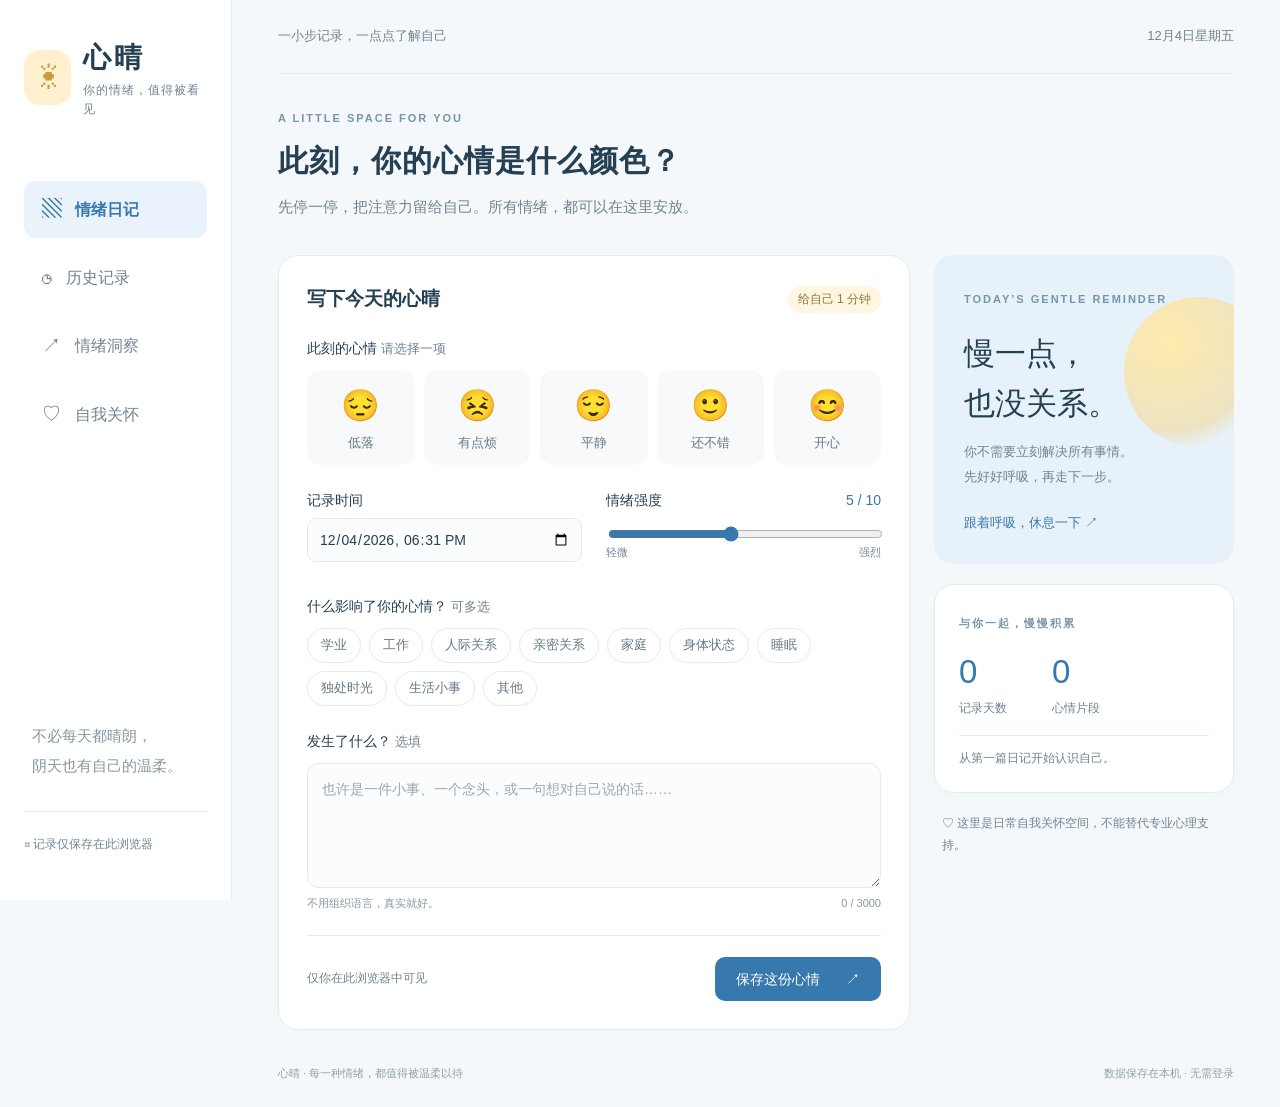
<file: public/index.html>
<!doctype html><html lang="zh-CN"><head><meta charset="UTF-8"><meta name="viewport" content="width=device-width,initial-scale=1"><meta name="theme-color" content="#3778ac"><meta name="description" content="心晴：私密的情绪日记、情绪趋势与日常自我关怀。"><title>心晴 · 给情绪一个安放的地方</title><link rel="stylesheet" href="style.css"></head><body>
<aside><a class="brand" href="#journal"><span class="brand-icon">☀</span><strong>心晴<small>你的情绪，值得被看见</small></strong></a><nav aria-label="主导航"><button data-view="journal" class="active">▧ <span>情绪日记</span></button><button data-view="history">◷ <span>历史记录</span></button><button data-view="insights">↗ <span>情绪洞察</span></button><button data-view="care">♡ <span>自我关怀</span></button></nav><div class="aside-bottom"><div class="quote">不必每天都晴朗，<br>阴天也有自己的温柔。</div><p>⌑ 记录仅保存在此浏览器</p></div></aside>
<main><header><span>一小步记录，一点点了解自己</span><span id="today"></span></header><div id="journal" class="view"><div class="page-heading"><div class="eyebrow">A LITTLE SPACE FOR YOU</div><h1>此刻，你的心情是什么颜色？</h1><p>先停一停，把注意力留给自己。所有情绪，都可以在这里安放。</p></div><div class="journal-grid"><form id="diary" class="card"><div class="section-title"><h2>写下今天的心晴</h2><span class="pill">给自己 1 分钟</span></div><fieldset><legend>此刻的心情 <span class="muted">请选择一项</span></legend><div id="moods" class="moods"></div></fieldset><div class="field-row"><label>记录时间<input id="entryDate" type="datetime-local" required></label><label>情绪强度 <span id="intensityLabel">5 / 10</span><input id="intensity" type="range" min="1" max="10" value="5"><span class="range-label"><span>轻微</span><span>强烈</span></span></label></div><fieldset><legend>什么影响了你的心情？ <span class="muted">可多选</span></legend><div class="tags" id="triggers"></div></fieldset><label for="note">发生了什么？<span class="muted"> 选填</span></label><textarea id="note" maxlength="3000" placeholder="也许是一件小事、一个念头，或一句想对自己说的话……"></textarea><div class="text-meta"><span>不用组织语言，真实就好。</span><span id="count">0 / 3000</span></div><div class="form-bottom"><span>仅你在此浏览器中可见</span><button class="primary" type="submit">保存这份心情 <span>↗</span></button></div></form><div class="right-column"><section class="gentle-card"><span class="eyebrow">TODAY’S GENTLE REMINDER</span><h2>慢一点，<br>也没关系。</h2><p>你不需要立刻解决所有事情。<br>先好好呼吸，再走下一步。</p><button class="text-button" id="quickBreathe">跟着呼吸，休息一下 ↗</button><div class="orb" aria-hidden="true"></div></section><section class="card mini"><span class="eyebrow">与你一起，慢慢积累</span><div class="stats"><div><strong id="daysCount">0</strong><span>记录天数</span></div><div><strong id="entriesCount">0</strong><span>心情片段</span></div></div><p id="lastEntry">从第一篇日记开始认识自己。</p></section><p class="privacy-note">♡ 这里是日常自我关怀空间，不能替代专业心理支持。</p></div></div></div>
<div id="history" class="view" hidden><div class="page-heading"><div class="eyebrow">YOUR EMOTIONAL FOOTPRINTS</div><h1>每一种心情，都留下足迹</h1><p>回头看看，也是在慢慢认识自己。</p></div><div class="toolbar"><label>筛选心情 <select id="historyFilter"><option value="all">全部心情</option></select></label><button id="export" class="secondary">导出日记备份 ↓</button><label class="secondary import">导入备份<input id="import" type="file" accept="application/json,.json" hidden></label></div><p class="muted">备份含日记原文，请妥善保管。清除浏览器数据会删除本机记录。</p><div id="historyList"></div></div>
<div id="insights" class="view" hidden><div class="page-heading"><div class="eyebrow">GET TO KNOW YOURSELF</div><h1>听懂情绪传来的讯息</h1><p>用记录发现规律，不给自己贴标签。</p></div><div class="toolbar"><label>统计范围 <select id="period"><option value="7">最近 7 天</option><option value="30">最近 30 天</option><option value="90">最近 90 天</option></select></label></div><div class="insight-grid"><section class="card"><h2>情绪趋势</h2><p class="muted">每日心情分数均值 · 1 低落 — 5 开心</p><div id="chart"></div></section><section class="card"><h2>常见触发因素</h2><p class="muted">按你主动选择的标签统计</p><div id="triggerChart"></div></section></div><section class="card insight-summary"><h2>从记录中，发现一点点自己</h2><p id="analysis"></p><small>这里展示记录中的共同出现情况，并不代表因果关系或心理诊断。</small></section></div>
<div id="care" class="view" hidden><div class="page-heading"><div class="eyebrow">MAKE ROOM FOR YOURSELF</div><h1>把一点温柔，留给自己</h1><p>不急着变好，先选一件此刻愿意做的小事。</p></div><section class="recommendation"><span>为此刻的你</span><h2 id="recommendTitle"></h2><p id="recommendText"></p><small>根据最近一次记录的情绪与所选因素匹配日常建议。</small></section><div class="care-grid"><section class="card care-card"><span class="care-icon">◉</span><span class="eyebrow">01 / 静下来</span><h2>一分钟呼吸练习</h2><p>自然吸气，缓慢呼气。不屏息，也不用勉强深呼吸。</p><div id="breathOrb" class="breath-orb"><span id="breathText">准备好了</span></div><p id="breathTimer" class="center">60 秒 · 给注意力一个落点</p><button id="breathe" class="primary">开始呼吸练习</button><small>若感觉头晕或不适，请停止并恢复自然呼吸。</small></section><section class="card care-card"><span class="care-icon">♫</span><span class="eyebrow">02 / 听一听</span><h2>柔和的声音陪伴</h2><p>放低音量，让舒缓音景陪你短暂休息。以下声音由浏览器合成。</p><label>选择声音<select id="soundType"><option value="chord">舒缓和弦</option><option value="rain">绵绵雨声</option></select></label><label>音量<input id="volume" type="range" min="0" max="100" value="25"></label><div class="sound-lines" aria-hidden="true">▂ ▅ ▃ ▆ ▄ ▂ ▅ ▃ ▆ ▃ ▂</div><button id="sound" class="secondary">播放音景</button><small>音景在离开页面或 10 分钟后自动停止。</small></section><section class="card care-card"><span class="care-icon">↝</span><span class="eyebrow">03 / 动一动</span><h2>让身体松一口气</h2><p id="movementIntro">从轻柔活动开始，按自己的身体状态调整。</p><ol><li><b>放松肩颈 · 1 分钟</b><span>缓慢提肩、放下，轻轻活动肩部。</span></li><li><b>起身走走 · 3 分钟</b><span>离开屏幕，在安全平坦处随意走动。</span></li><li><b>舒展身体 · 1 分钟</b><span>在舒适范围内伸展，感受脚底着地。</span></li></ol><button id="move" class="secondary">开始 5 分钟活动</button><small id="moveStatus">按舒适程度完成，不追求强度；疼痛时停止。</small></section></div></div>
<footer><span>心晴 · 每一种情绪，都值得被温柔以待</span><span>数据保存在本机 · 无需登录</span></footer></main><div id="toast" role="status" aria-live="polite"></div><dialog id="deleteDialog"><h2>删除这条记录？</h2><p>删除后无法恢复，已导出的备份不受影响。</p><div><button id="cancelDelete" class="secondary">保留记录</button><button id="confirmDelete" class="primary">确认删除</button></div></dialog><script src="app.js"></script></body></html>
</file>
<file: public/style.css>
:root{--blue:#3779ae;--dark:#253f53;--muted:#718391;--line:#e4ebef;--bg:#f4f8fa;--apricot:#fff0cf}*{box-sizing:border-box}body{margin:0;color:var(--dark);background:var(--bg);font-family:ui-sans-serif,-apple-system,BlinkMacSystemFont,"Segoe UI","Microsoft YaHei",sans-serif;font-size:16px;line-height:1.6}button,input,select,textarea{font:inherit}button,a,input,select,textarea{outline-offset:4px}button{cursor:pointer}button{transition:background .2s,transform .2s}button:hover{filter:brightness(.97)}button:disabled{opacity:.5;cursor:default}button:focus-visible,a:focus-visible{outline:3px solid #cd9b31}aside{position:fixed;inset:0 auto 0 0;width:232px;background:#fff;border-right:1px solid var(--line);padding:36px 24px;display:flex;flex-direction:column}.brand{display:flex;gap:12px;align-items:center;color:var(--dark);text-decoration:none}.brand strong{font-size:28px;letter-spacing:3px}.brand small{display:block;font-size:12px;font-weight:400;letter-spacing:1px;color:var(--muted)}.brand-icon{font-size:34px;color:#c99c3d;background:var(--apricot);border-radius:16px;width:49px;text-align:center}nav{margin-top:62px;display:grid;gap:12px}nav button{text-align:left;background:none;border:0;border-radius:12px;padding:13px 18px;color:var(--muted);font-size:19px;display:flex;gap:14px;align-items:center}nav button span{font-size:16px}nav button.active{background:#eaf3fb;color:var(--blue);font-weight:600}.aside-bottom{margin-top:auto}.quote{font-size:15px;line-height:2;color:#8797a2;padding:20px 8px}.aside-bottom p{font-size:12px;border-top:1px solid var(--line);padding-top:23px;color:var(--muted)}main{margin-left:232px;padding:0 46px;max-width:1740px}header{display:flex;justify-content:space-between;padding:26px 0;border-bottom:1px solid var(--line);font-size:13px;color:var(--muted)}.page-heading{padding:36px 0 26px}.eyebrow{font-size:11px;letter-spacing:2px;font-weight:600;color:#7795aa}h1{font-size:30px;font-weight:600;letter-spacing:1px;margin:10px 0}p{margin:10px 0;color:var(--muted)}.page-heading p{font-size:15px}h2{font-size:19px;font-weight:600;margin:0 0 15px}.journal-grid{display:grid;grid-template-columns:minmax(0,1fr) 300px;gap:24px}.card{background:white;border:1px solid var(--line);border-radius:20px;padding:28px;box-shadow:0 4px 20px #42687b03}.section-title{display:flex;justify-content:space-between;align-items:center;gap:8px;margin-bottom:22px}.section-title h2{margin:0}.pill{font-size:12px;color:#8f793f;background:#fff6e1;padding:4px 10px;border-radius:20px}fieldset{border:0;padding:0;margin:0 0 24px;min-width:0}legend,label{font-size:14px;font-weight:500;margin-bottom:10px}legend{padding:0}.muted{color:var(--muted);font-size:13px;font-weight:400}.moods{display:grid;grid-template-columns:repeat(5,1fr);gap:9px}.mood{background:#f7f9fb;border:1.5px solid transparent;border-radius:14px;padding:15px 3px 10px;color:#667987;display:grid;justify-items:center;gap:7px;font-size:13px}.mood .face{font-size:31px;line-height:1.3}.mood.selected{border-color:#7badd2;background:#ebf4fc;color:#2e6996}.field-row{display:grid;grid-template-columns:1fr 1fr;gap:24px;margin-bottom:23px}label{display:block}input[type=datetime-local],select{width:100%;display:block;margin-top:7px;padding:9px 11px;border:1px solid var(--line);background:#fbfcfd;border-radius:9px;color:var(--dark);min-width:0;font-size:14px}input[type=range]{width:100%;accent-color:var(--blue);display:block;margin-top:15px}.range-label{display:flex;justify-content:space-between;font-size:11px;color:var(--muted)}#intensityLabel{float:right;color:var(--blue)}.tags{display:flex;flex-wrap:wrap;gap:8px}.tag{border:1px solid #e5ebee;color:#647986;background:white;border-radius:24px;padding:6px 13px;font-size:13px}.tag.selected{background:var(--apricot);border-color:#e4c781;color:#82672d}textarea{width:100%;resize:vertical;min-height:125px;border:1px solid var(--line);background:#fbfcfd;border-radius:12px;padding:14px;font-size:14px;color:var(--dark)}textarea::placeholder{color:#9aa6af}.text-meta{display:flex;justify-content:space-between;font-size:11px;color:#8797a2}.form-bottom{border-top:1px solid var(--line);margin-top:22px;padding-top:21px;display:flex;align-items:center;justify-content:space-between;gap:12px}.form-bottom>span{font-size:12px;color:var(--muted)}.primary,.secondary{border:0;border-radius:10px;padding:11px 21px;background:var(--blue);color:white;font-size:14px;font-weight:500}.primary span{margin-left:22px}.secondary{background:#edf4f9;color:var(--blue);border:1px solid #dce7ee}.right-column{display:grid;gap:20px;align-content:start}.gentle-card{border-radius:20px;background:#e6f1f9;padding:30px;position:relative;overflow:hidden;min-height:293px}.gentle-card h2{font-size:31px;line-height:1.6;margin:18px 0 12px;font-weight:500;position:relative;z-index:1}.gentle-card p{font-size:13px;line-height:1.9;position:relative;z-index:1}.orb{position:absolute;width:150px;height:150px;border-radius:50%;right:-40px;top:42px;background:radial-gradient(circle at 30% 30%,#ffebad,#f3d79188 60%,#fff0 73%)}.text-button{border:0;background:none;padding:13px 0 0;color:var(--blue);font-size:13px;position:relative;z-index:1}.mini{padding:24px}.stats{display:flex;margin:16px 0;gap:45px}.stats strong{display:block;font-size:33px;line-height:1.3;color:var(--blue);font-weight:500}.stats span{font-size:12px;color:var(--muted)}.mini p{font-size:12px;padding-top:13px;border-top:1px solid var(--line);margin:0}.privacy-note{font-size:12px;padding:0 8px;margin:0;line-height:1.8}footer{display:flex;justify-content:space-between;font-size:11px;color:#90a0ab;padding:35px 0 24px;gap:15px}.toolbar{display:flex;gap:12px;align-items:center;flex-wrap:wrap;margin-bottom:20px}.toolbar label{margin:0}.toolbar select{display:inline-block;width:auto;margin:0 0 0 9px}.import{cursor:pointer}.history-entry{margin:16px 0}.entry-top{display:flex;justify-content:space-between;gap:16px;align-items:center}.entry-mood{font-size:19px;font-weight:600}.entry-note{white-space:pre-wrap;overflow-wrap:anywhere;color:var(--dark);margin:18px 0}.entry-meta{display:flex;gap:8px;flex-wrap:wrap}.entry-tag{background:#f1f5f8;border-radius:8px;padding:3px 9px;font-size:12px;color:var(--muted)}.delete{border:0;background:none;color:#927577;font-size:13px}.empty{text-align:center;padding:60px 20px;border:1px dashed #cbdbe5;border-radius:18px;background:#ffffff80;margin-top:15px}.empty strong{font-size:20px;font-weight:500}.empty p{font-size:14px}.insight-grid{display:grid;grid-template-columns:1.4fr 1fr;gap:24px}.insight-summary{margin-top:24px}.insight-summary small{color:var(--muted);font-size:12px}.chart{width:100%;height:auto}.chart text{font-size:12px;fill:#718391}.bar-row{margin:18px 0;font-size:14px}.bar-label{display:flex;justify-content:space-between}.bar-track{height:8px;background:#f0f4f7;border-radius:10px;margin-top:7px}.bar-fill{height:8px;background:#95bddb;border-radius:10px}.recommendation{background:#e6f1f9;border-radius:18px;padding:25px 30px;margin-bottom:24px}.recommendation>span{font-size:12px;color:var(--blue)}.recommendation h2{margin:7px 0}.recommendation small{font-size:12px;color:var(--muted)}.care-grid{display:grid;grid-template-columns:repeat(3,1fr);gap:20px}.care-card{display:flex;flex-direction:column;gap:12px;padding:26px}.care-card h2{margin:0}.care-card p{font-size:14px;margin:0}.care-icon{font-size:26px;background:#fff2d6;border-radius:13px;width:47px;text-align:center;padding:4px;color:#aa873b}.care-card small{font-size:12px;color:var(--muted)}.care-card label{margin:0}.care-card button{margin-top:auto}.breath-orb{border-radius:50%;width:130px;height:130px;margin:18px auto 5px;background:#e0eef9;border:10px solid #f1f7fc;display:grid;place-items:center;color:var(--blue);font-size:15px;transition:transform 4s ease}.breath-orb.inhale{transform:scale(1.14)}.center{text-align:center}.sound-lines{text-align:center;color:#91b7d1;font-size:28px;letter-spacing:3px;margin:18px 0}.care-card ol{padding-left:21px;margin:7px 0 20px;font-size:14px}.care-card li{padding:8px 0}.care-card li span{display:block;font-size:13px;color:var(--muted)}#toast{position:fixed;bottom:28px;left:50%;transform:translateX(-50%);background:#294e67;color:white;padding:13px 22px;border-radius:12px;z-index:10;box-shadow:0 8px 30px #22405b20;display:none;max-width:90vw}dialog{border:1px solid var(--line);border-radius:18px;padding:30px;max-width:90vw}dialog::backdrop{background:#1e394d55}dialog>div{display:flex;justify-content:flex-end;gap:12px;margin-top:24px}[hidden]{display:none!important}@media(min-width:1500px){main{padding:0 65px}.journal-grid{grid-template-columns:minmax(0,1fr) 340px}.card{padding:34px}}@media(max-width:1150px){aside{width:190px;padding:30px 18px}main{margin-left:190px;padding:0 25px}.journal-grid{grid-template-columns:minmax(0,1fr) 255px;gap:18px}.card{padding:22px}.gentle-card{padding:24px}.field-row{gap:13px}.care-grid{grid-template-columns:1fr}.care-card{display:block}.care-card>*{margin-bottom:16px!important}.care-card button{width:100%}}@media(max-width:900px){.journal-grid{grid-template-columns:1fr}.right-column{grid-template-columns:1fr 1fr}.gentle-card{min-height:245px}.privacy-note{grid-column:1/-1}.insight-grid{grid-template-columns:1fr}}@media(max-width:640px){aside{position:sticky;top:0;z-index:5;width:100%;height:auto;padding:11px 18px 0;border-right:0;border-bottom:1px solid var(--line)}.brand strong{font-size:22px}.brand small{display:none}.brand-icon{font-size:24px;width:34px;border-radius:10px}.brand{gap:8px}.aside-bottom{display:none}nav{display:flex;margin-top:9px;justify-content:space-between;gap:0}nav button{padding:10px 6px;font-size:0;border-radius:8px 8px 0 0;gap:0}nav button span{font-size:14px}main{margin:0;padding:0 18px}header{padding:14px 0;font-size:11px}header>span:first-child{display:none}header{justify-content:flex-end}.page-heading{padding:23px 0 19px}h1{font-size:23px;letter-spacing:0}.page-heading p{font-size:14px}.eyebrow{font-size:10px}.card{padding:20px;border-radius:16px}.section-title{margin-bottom:20px}.section-title h2{font-size:17px}.pill{font-size:11px}.moods{gap:5px}.mood{font-size:12px;padding:12px 2px 8px}.mood .face{font-size:27px}.field-row{grid-template-columns:1fr;gap:8px}.form-bottom{flex-direction:column-reverse;align-items:stretch}.form-bottom>span{text-align:center}.right-column{grid-template-columns:1fr}.gentle-card{min-height:245px}.gentle-card h2{font-size:28px}.mini{display:none}.tag{font-size:13px}.text-meta{font-size:10px}footer{font-size:10px;flex-direction:column;gap:3px;text-align:center}.care-grid{gap:15px}.entry-top{align-items:flex-start}.toolbar{gap:10px}.toolbar .secondary{padding:9px 12px}.entry-mood{font-size:16px}.recommendation{padding:23px}input[type=datetime-local]{font-size:16px}}
@media(prefers-reduced-motion:reduce){*{transition:none!important;animation:none!important}}
</file>
